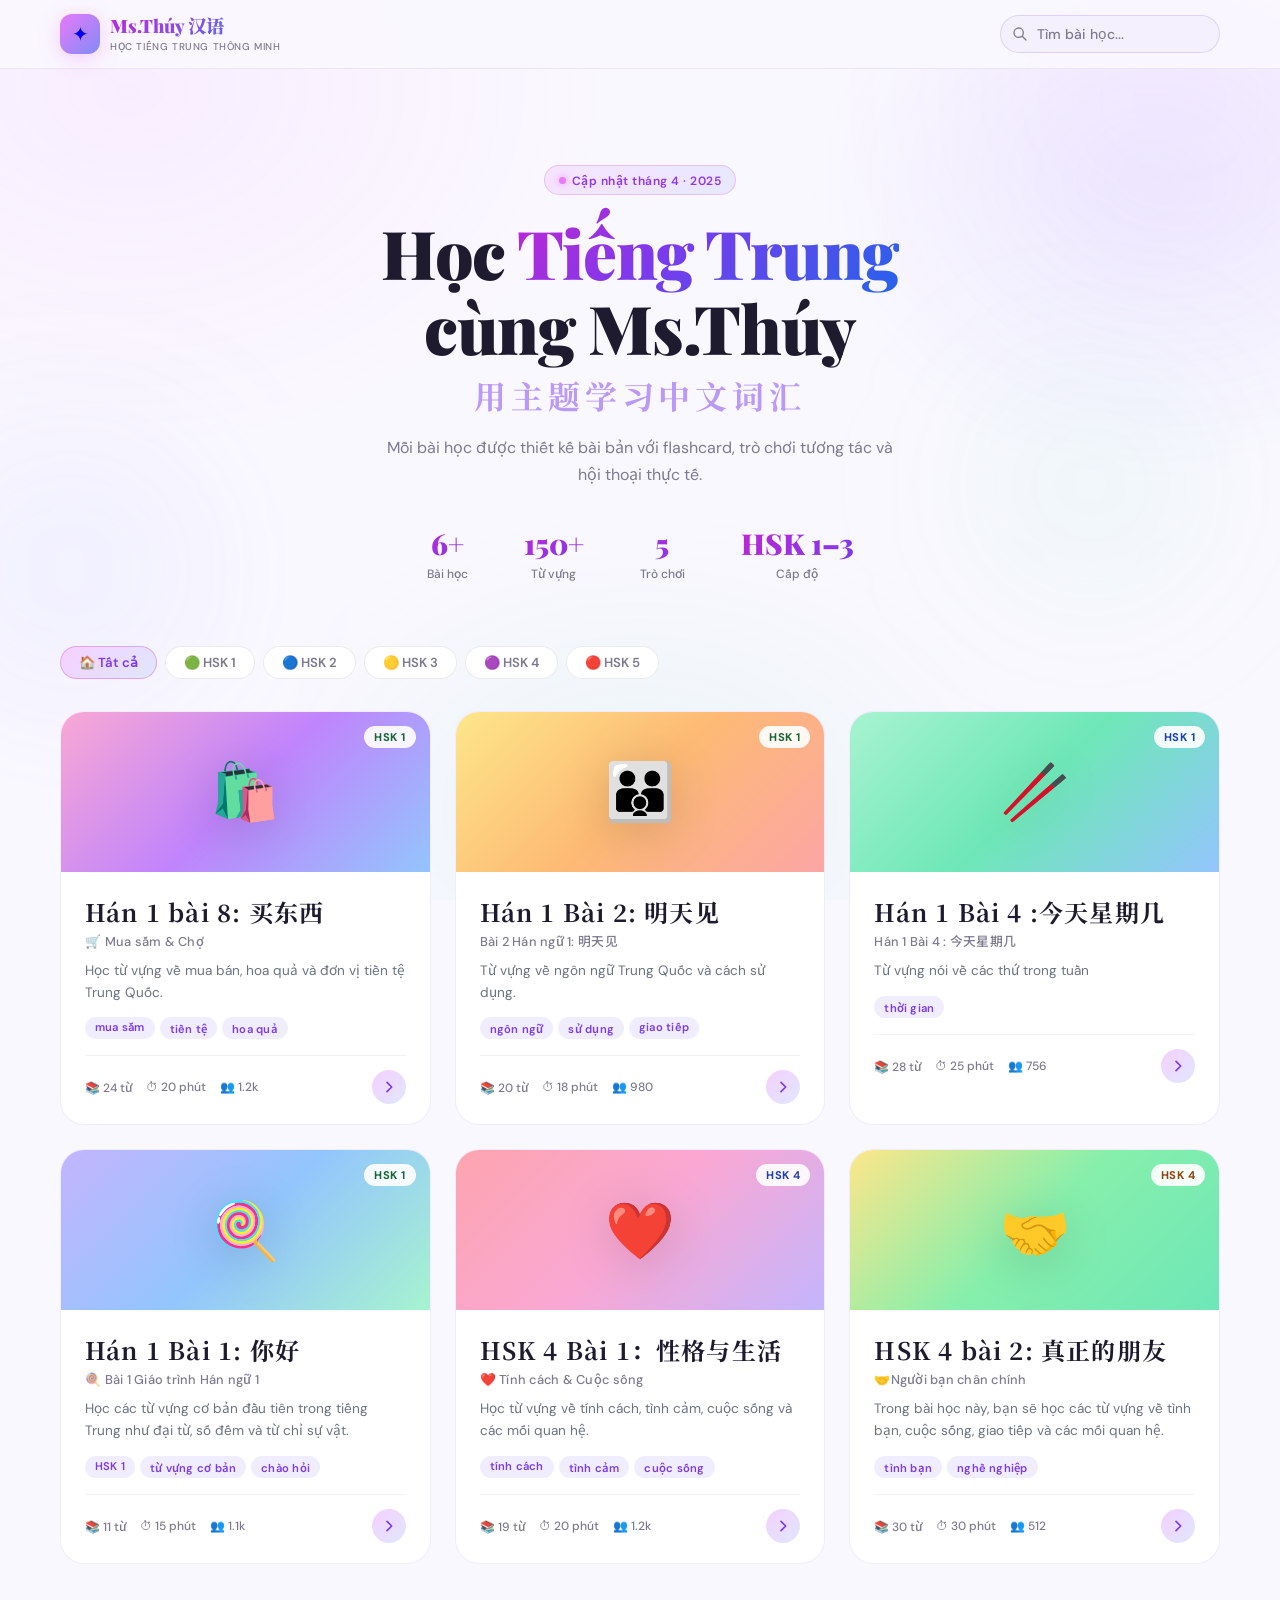
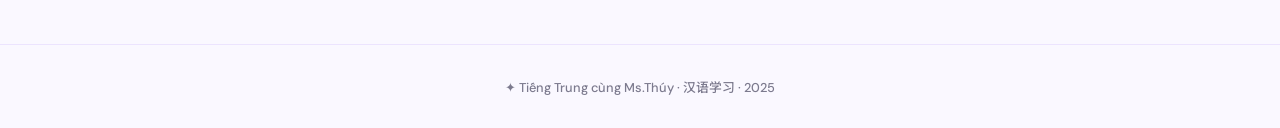
<file: index.html>
<!DOCTYPE html>
<html lang="vi">
<head>
<meta charset="UTF-8">
<meta name="viewport" content="width=device-width, initial-scale=1.0">
<title>汉语学习 — Tiếng Trung cùng Ms.Thúy</title>
<link href="https://fonts.googleapis.com/css2?family=Playfair+Display:ital,wght@0,700;0,900;1,700&family=DM+Sans:wght@300;400;500;600;700&family=Noto+Sans+SC:wght@300;400;500;700;900&family=Noto+Serif+SC:wght@400;600;700&display=swap" rel="stylesheet">
<style>
:root {
  --pp: #e879f9;
  --pb: #818cf8;
  --pg: #34d399;
  --po: #fb923c;
  --pk: #f472b6;
  --py: #facc15;
  --bg: #faf8ff;
  --card: #ffffff;
  --text: #1e1b2e;
  --muted: #7c7a8e;
  --border: rgba(139,92,246,0.12);
  --glow: rgba(232,121,249,0.15);
}

*, *::before, *::after { box-sizing: border-box; margin: 0; padding: 0; }

html { scroll-behavior: smooth; }

body {
  font-family: 'DM Sans', 'Noto Sans SC', sans-serif;
  background: var(--bg);
  color: var(--text);
  min-height: 100vh;
  overflow-x: hidden;
}

/* ─── Background mesh ─── */
body::before {
  content: '';
  position: fixed;
  inset: 0;
  background:
    radial-gradient(ellipse 800px 600px at 10% 10%, rgba(232,121,249,0.08) 0%, transparent 60%),
    radial-gradient(ellipse 600px 500px at 90% 20%, rgba(129,140,248,0.1) 0%, transparent 60%),
    radial-gradient(ellipse 700px 500px at 50% 90%, rgba(52,211,153,0.07) 0%, transparent 60%);
  pointer-events: none;
  z-index: 0;
}

/* ─── Header ─── */
header {
  position: sticky;
  top: 0;
  z-index: 100;
  backdrop-filter: blur(20px) saturate(1.8);
  background: rgba(250,248,255,0.85);
  border-bottom: 1px solid var(--border);
  padding: 0 clamp(16px, 5vw, 60px);
}

.header-inner {
  max-width: 1280px;
  margin: 0 auto;
  height: 68px;
  display: flex;
  align-items: center;
  justify-content: space-between;
  gap: 16px;
}

.logo {
  display: flex;
  align-items: center;
  gap: 10px;
  text-decoration: none;
}

.logo-icon {
  width: 40px;
  height: 40px;
  border-radius: 12px;
  background: linear-gradient(135deg, #e879f9, #818cf8);
  display: flex;
  align-items: center;
  justify-content: center;
  font-size: 20px;
  box-shadow: 0 4px 20px rgba(232,121,249,0.35);
  transition: transform 0.3s ease, box-shadow 0.3s ease;
}

.logo:hover .logo-icon {
  transform: rotate(-8deg) scale(1.08);
  box-shadow: 0 8px 32px rgba(232,121,249,0.5);
}

.logo-text {
  font-family: 'Playfair Display', 'Noto Serif SC', serif;
  font-size: 1.15rem;
  font-weight: 900;
  background: linear-gradient(135deg, #c026d3, #6366f1);
  -webkit-background-clip: text;
  -webkit-text-fill-color: transparent;
  background-clip: text;
  line-height: 1.2;
}

.logo-sub {
  font-size: 0.62rem;
  color: var(--muted);
  font-weight: 500;
  letter-spacing: 0.06em;
  display: block;
  -webkit-text-fill-color: var(--muted);
}

.nav-actions {
  display: flex;
  align-items: center;
  gap: 10px;
}

.search-wrap {
  position: relative;
}

.search-wrap svg {
  position: absolute;
  left: 12px;
  top: 50%;
  transform: translateY(-50%);
  width: 16px;
  height: 16px;
  color: var(--muted);
  pointer-events: none;
}

#searchInput {
  font-family: 'DM Sans', sans-serif;
  font-size: 0.875rem;
  font-weight: 500;
  padding: 9px 16px 9px 36px;
  border-radius: 50px;
  border: 1.5px solid rgba(139,92,246,0.2);
  background: rgba(237,233,254,0.5);
  color: var(--text);
  width: 220px;
  transition: all 0.3s ease;
  outline: none;
}

#searchInput:focus {
  border-color: rgba(192,38,211,0.4);
  background: white;
  box-shadow: 0 0 0 4px rgba(192,38,211,0.08);
  width: 260px;
}

#searchInput::placeholder { color: var(--muted); }

/* ─── Hero ─── */
.hero {
  position: relative;
  max-width: 1280px;
  margin: 0 auto;
  padding: clamp(48px, 8vw, 96px) clamp(16px, 5vw, 60px) clamp(32px, 6vw, 64px);
  z-index: 1;
  text-align: center;
}

.hero-badge {
  display: inline-flex;
  align-items: center;
  gap: 6px;
  background: linear-gradient(135deg, rgba(232,121,249,0.15), rgba(129,140,248,0.15));
  border: 1px solid rgba(192,38,211,0.2);
  border-radius: 50px;
  padding: 5px 14px;
  font-size: 0.75rem;
  font-weight: 600;
  color: #9333ea;
  letter-spacing: 0.04em;
  margin-bottom: 20px;
  animation: fadeDown 0.6s ease both;
}

.hero-badge .dot {
  width: 7px; height: 7px;
  border-radius: 50%;
  background: #e879f9;
  box-shadow: 0 0 8px #e879f9;
  animation: pulse 2s infinite;
}

@keyframes pulse {
  0%, 100% { opacity: 1; transform: scale(1); }
  50% { opacity: 0.6; transform: scale(0.8); }
}

.hero-title {
  font-family: 'Playfair Display', 'Noto Serif SC', serif;
  font-size: clamp(2.4rem, 6vw, 4.2rem);
  font-weight: 900;
  line-height: 1.12;
  letter-spacing: -0.02em;
  color: var(--text);
  animation: fadeDown 0.7s 0.1s ease both;
}

.hero-title .accent {
  background: linear-gradient(135deg, #c026d3 0%, #7c3aed 40%, #2563eb 100%);
  -webkit-background-clip: text;
  -webkit-text-fill-color: transparent;
  background-clip: text;
  position: relative;
}

.hero-cn {
  font-family: 'Noto Serif SC', serif;
  font-size: clamp(1.3rem, 3vw, 2rem);
  color: rgba(124,58,237,0.5);
  font-weight: 700;
  margin-top: 6px;
  animation: fadeDown 0.7s 0.2s ease both;
  letter-spacing: 0.15em;
}

.hero-desc {
  font-size: 1rem;
  color: var(--muted);
  font-weight: 400;
  max-width: 520px;
  margin: 16px auto 0;
  line-height: 1.7;
  animation: fadeDown 0.7s 0.3s ease both;
}

.hero-stats {
  display: flex;
  justify-content: center;
  gap: clamp(24px, 5vw, 56px);
  margin-top: 36px;
  animation: fadeDown 0.7s 0.4s ease both;
}

.stat {
  text-align: center;
}

.stat-num {
  font-family: 'Playfair Display', serif;
  font-size: 1.8rem;
  font-weight: 900;
  background: linear-gradient(135deg, #c026d3, #7c3aed);
  -webkit-background-clip: text;
  -webkit-text-fill-color: transparent;
  background-clip: text;
}

.stat-label {
  font-size: 0.75rem;
  color: var(--muted);
  font-weight: 500;
  margin-top: 2px;
}

/* ─── Filter tabs ─── */
.filter-section {
  max-width: 1280px;
  margin: 0 auto;
  padding: 0 clamp(16px, 5vw, 60px);
  position: relative;
  z-index: 1;
}

.filter-tabs {
  display: flex;
  gap: 8px;
  flex-wrap: wrap;
  margin-bottom: 32px;
}

.filter-tab {
  padding: 7px 18px;
  border-radius: 50px;
  font-size: 0.82rem;
  font-weight: 600;
  border: 1.5px solid transparent;
  cursor: pointer;
  transition: all 0.25s ease;
  font-family: 'DM Sans', sans-serif;
  background: white;
  color: var(--muted);
  border-color: rgba(0,0,0,0.08);
}

.filter-tab:hover {
  border-color: rgba(192,38,211,0.3);
  color: #9333ea;
}

.filter-tab.active {
  background: linear-gradient(135deg, #f5d0fe, #e0e7ff);
  border-color: rgba(192,38,211,0.3);
  color: #7c3aed;
}

/* ─── Grid ─── */
.lessons-grid {
  max-width: 1280px;
  margin: 0 auto;
  padding: 0 clamp(16px, 5vw, 60px) 80px;
  display: grid;
  grid-template-columns: repeat(auto-fill, minmax(340px, 1fr));
  gap: 24px;
  position: relative;
  z-index: 1;
}

/* ─── Card ─── */
.lesson-card {
  background: var(--card);
  border-radius: 24px;
  overflow: hidden;
  border: 1.5px solid var(--border);
  cursor: pointer;
  transition: transform 0.35s cubic-bezier(0.34, 1.56, 0.64, 1), box-shadow 0.35s ease, border-color 0.3s ease;
  position: relative;
  text-decoration: none;
  display: block;
  animation: cardIn 0.5s ease both;
  transform-style: preserve-3d;
}

.lesson-card:hover {
  transform: translateY(-8px) scale(1.015);
  box-shadow: 0 32px 64px rgba(139,92,246,0.15), 0 8px 24px rgba(0,0,0,0.06);
  border-color: rgba(192,38,211,0.25);
}

.lesson-card:active { transform: scale(0.98); }

@keyframes cardIn {
  from { opacity: 0; transform: translateY(24px); }
  to   { opacity: 1; transform: translateY(0); }
}

.card-header {
  position: relative;
  height: 160px;
  display: flex;
  align-items: center;
  justify-content: center;
  overflow: hidden;
}

.card-header-bg {
  position: absolute;
  inset: 0;
  transition: transform 0.5s ease;
}

.lesson-card:hover .card-header-bg { transform: scale(1.06); }

.card-emoji {
  position: relative;
  font-size: 3.5rem;
  filter: drop-shadow(0 8px 24px rgba(0,0,0,0.15));
  transition: transform 0.4s cubic-bezier(0.34,1.56,0.64,1);
  z-index: 2;
}

.lesson-card:hover .card-emoji { transform: scale(1.15) rotate(-5deg); }

.card-level-badge {
  position: absolute;
  top: 14px;
  right: 14px;
  z-index: 3;
  font-size: 0.7rem;
  font-weight: 700;
  padding: 4px 10px;
  border-radius: 20px;
  background: rgba(255,255,255,0.9);
  backdrop-filter: blur(8px);
  letter-spacing: 0.04em;
}

.card-body {
  padding: 22px 24px 20px;
}

.card-title-cn {
  font-family: 'Noto Serif SC', serif;
  font-size: 1.5rem;
  font-weight: 700;
  color: var(--text);
  letter-spacing: 0.05em;
  margin-bottom: 2px;
}

.card-title-vi {
  font-size: 0.8rem;
  font-weight: 500;
  color: var(--muted);
  margin-bottom: 10px;
  letter-spacing: 0.02em;
}

.card-desc {
  font-size: 0.85rem;
  color: #6b7280;
  line-height: 1.6;
  margin-bottom: 14px;
}

.card-tags {
  display: flex;
  flex-wrap: wrap;
  gap: 5px;
  margin-bottom: 16px;
}

.tag {
  font-size: 0.7rem;
  font-weight: 600;
  padding: 3px 10px;
  border-radius: 20px;
  background: rgba(237,233,254,0.8);
  color: #7c3aed;
  letter-spacing: 0.02em;
}

.card-footer {
  display: flex;
  justify-content: space-between;
  align-items: center;
  padding-top: 14px;
  border-top: 1px solid rgba(0,0,0,0.05);
}

.card-meta {
  display: flex;
  gap: 14px;
}

.meta-item {
  display: flex;
  align-items: center;
  gap: 4px;
  font-size: 0.75rem;
  color: var(--muted);
  font-weight: 500;
}

.card-arrow {
  width: 34px;
  height: 34px;
  border-radius: 50%;
  background: linear-gradient(135deg, #f5d0fe, #e0e7ff);
  display: flex;
  align-items: center;
  justify-content: center;
  transition: all 0.3s ease;
  flex-shrink: 0;
}

.lesson-card:hover .card-arrow {
  background: linear-gradient(135deg, #c026d3, #7c3aed);
  transform: translateX(3px);
  box-shadow: 0 4px 16px rgba(124,58,237,0.35);
}

.lesson-card:hover .card-arrow svg { color: white; }

.card-arrow svg {
  width: 16px;
  height: 16px;
  color: #7c3aed;
  transition: color 0.3s;
}

/* ─── Empty state ─── */
.empty-state {
  grid-column: 1 / -1;
  text-align: center;
  padding: 60px 20px;
  color: var(--muted);
}

.empty-state .icon { font-size: 3rem; margin-bottom: 12px; }
.empty-state p { font-size: 1rem; font-weight: 500; }

/* ─── Footer ─── */
footer {
  position: relative;
  z-index: 1;
  text-align: center;
  padding: 32px 20px;
  border-top: 1px solid var(--border);
  font-size: 0.8rem;
  color: var(--muted);
  font-weight: 500;
}

/* ─── Animations ─── */
@keyframes fadeDown {
  from { opacity: 0; transform: translateY(-12px); }
  to   { opacity: 1; transform: translateY(0); }
}

/* ─── Floating orbs decoration ─── */
.orb {
  position: fixed;
  border-radius: 50%;
  filter: blur(80px);
  pointer-events: none;
  z-index: 0;
  animation: orbFloat 12s ease-in-out infinite;
}

.orb-1 { width: 400px; height: 400px; background: rgba(232,121,249,0.06); top: -100px; right: -100px; animation-delay: 0s; }
.orb-2 { width: 300px; height: 300px; background: rgba(129,140,248,0.07); bottom: 20%; left: -80px; animation-delay: 4s; }
.orb-3 { width: 250px; height: 250px; background: rgba(52,211,153,0.06); top: 40%; right: 5%; animation-delay: 8s; }

@keyframes orbFloat {
  0%, 100% { transform: translateY(0) scale(1); }
  50% { transform: translateY(30px) scale(1.05); }
}

/* ─── Responsive ─── */
@media (max-width: 640px) {
  .hero-stats { gap: 20px; }
  .stat-num { font-size: 1.4rem; }
  #searchInput { width: 160px; }
  #searchInput:focus { width: 180px; }
  .lessons-grid { grid-template-columns: 1fr; }
}
</style>
</head>
<body>
<div class="orb orb-1"></div>
<div class="orb orb-2"></div>
<div class="orb orb-3"></div>

<!-- Header -->
<header>
  <div class="header-inner">
    <a href="index.html" class="logo">
      <div class="logo-icon">✦</div>
      <div>
        <span class="logo-text">Ms.Thúy 汉语</span>
        <span class="logo-sub">HỌC TIẾNG TRUNG THÔNG MINH</span>
      </div>
    </a>
    <div class="nav-actions">
      <div class="search-wrap">
        <svg fill="none" viewBox="0 0 24 24" stroke="currentColor"><path stroke-linecap="round" stroke-linejoin="round" stroke-width="2" d="M21 21l-6-6m2-5a7 7 0 11-14 0 7 7 0 0114 0z"/></svg>
        <input id="searchInput" type="text" placeholder="Tìm bài học..." oninput="filterCards()">
      </div>
    </div>
  </div>
</header>

<!-- Hero -->
<section class="hero">
  <div class="hero-badge"><span class="dot"></span> Cập nhật tháng 4 · 2025</div>
  <h1 class="hero-title">Học <span class="accent">Tiếng Trung</span><br>cùng Ms.Thúy</h1>
  <p class="hero-cn">用主题学习中文词汇</p>
  <p class="hero-desc">Mỗi bài học được thiết kế bài bản với flashcard, trò chơi tương tác và hội thoại thực tế.</p>
  <div class="hero-stats">
    <div class="stat"><div class="stat-num">6+</div><div class="stat-label">Bài học</div></div>
    <div class="stat"><div class="stat-num">150+</div><div class="stat-label">Từ vựng</div></div>
    <div class="stat"><div class="stat-num">5</div><div class="stat-label">Trò chơi</div></div>
    <div class="stat"><div class="stat-num">HSK 1–3</div><div class="stat-label">Cấp độ</div></div>
  </div>
</section>

<!-- Filter -->
<div class="filter-section">
  <div class="filter-tabs" id="filterTabs">
    <button class="filter-tab active" data-filter="all" onclick="setFilter(this,'all')">🏠 Tất cả</button>
    <button class="filter-tab" data-filter="HSK 1" onclick="setFilter(this,'HSK 1')">🟢 HSK 1</button>
    <button class="filter-tab" data-filter="HSK 2" onclick="setFilter(this,'HSK 2')">🔵 HSK 2</button>
    <button class="filter-tab" data-filter="HSK 3" onclick="setFilter(this,'HSK 3')">🟡 HSK 3</button>
    <button class="filter-tab" data-filter="HSK 4" onclick="setFilter(this,'HSK 4')">🟣 HSK 4</button>
    <button class="filter-tab" data-filter="HSK 5" onclick="setFilter(this,'HSK 5')">🔴 HSK 5</button>
  </div>
</div>

<!-- Cards grid -->
<div class="lessons-grid" id="lessonsGrid">
  <div class="empty-state" id="loadingState">
    <div class="icon">⏳</div>
    <p>Đang tải bài học...</p>
  </div>
</div>

<footer>
  <p>✦ Tiếng Trung cùng Ms.Thúy · 汉语学习 · 2025</p>
</footer>

<script>
let allArticles = [];
let activeFilter = 'all';
let searchQuery = '';

async function loadArticles() {
  try {
    const res = await fetch('data/articles.json');
    allArticles = await res.json();
    renderCards();
  } catch(e) {
    document.getElementById('loadingState').innerHTML = '<div class="icon">⚠️</div><p>Không thể tải bài học. Hãy chạy qua server.</p>';
  }
}

function setFilter(el, filter) {
  activeFilter = filter;
  document.querySelectorAll('.filter-tab').forEach(t => t.classList.remove('active'));
  el.classList.add('active');
  renderCards();
}

function filterCards() {
  searchQuery = document.getElementById('searchInput').value.toLowerCase();
  renderCards();
}

function renderCards() {
  const grid = document.getElementById('lessonsGrid');
  const filtered = allArticles.filter(a => {
    const matchLevel = activeFilter === 'all' || a.level === activeFilter;
    const q = searchQuery;
    const matchSearch = !q || a.title.toLowerCase().includes(q) || a.titleCN.includes(q) || a.description.toLowerCase().includes(q) || a.tags.some(t => t.includes(q));
    return matchLevel && matchSearch;
  });

  if (filtered.length === 0) {
    grid.innerHTML = '<div class="empty-state"><div class="icon">🔍</div><p>Không tìm thấy bài học phù hợp.</p></div>';
    return;
  }

  grid.innerHTML = filtered.map((a, i) => `
    <a class="lesson-card" href="lesson.html?id=${a.id}" style="animation-delay:${i*0.08}s">
      <div class="card-header">
        <div class="card-header-bg" style="background:${a.gradient}"></div>
        <div class="card-emoji">${a.image}</div>
        <div class="card-level-badge" style="color:${a.levelColor === '#86efac' ? '#166534' : a.levelColor === '#93c5fd' ? '#1e40af' : '#92400e'}">${a.level}</div>
      </div>
      <div class="card-body">
        <div class="card-title-cn">${a.titleCN}</div>
        <div class="card-title-vi">${a.title}</div>
        <p class="card-desc">${a.description}</p>
        <div class="card-tags">${a.tags.map(t => `<span class="tag">${t}</span>`).join('')}</div>
        <div class="card-footer">
          <div class="card-meta">
            <span class="meta-item">📚 ${a.wordCount} từ</span>
            <span class="meta-item">⏱ ${a.duration}</span>
            <span class="meta-item">👥 ${a.students}</span>
          </div>
          <div class="card-arrow">
            <svg fill="none" viewBox="0 0 24 24" stroke="currentColor"><path stroke-linecap="round" stroke-linejoin="round" stroke-width="2.5" d="M9 5l7 7-7 7"/></svg>
          </div>
        </div>
      </div>
    </a>
  `).join('');
}

loadArticles();
</script>
</body>
</html>
</file>
